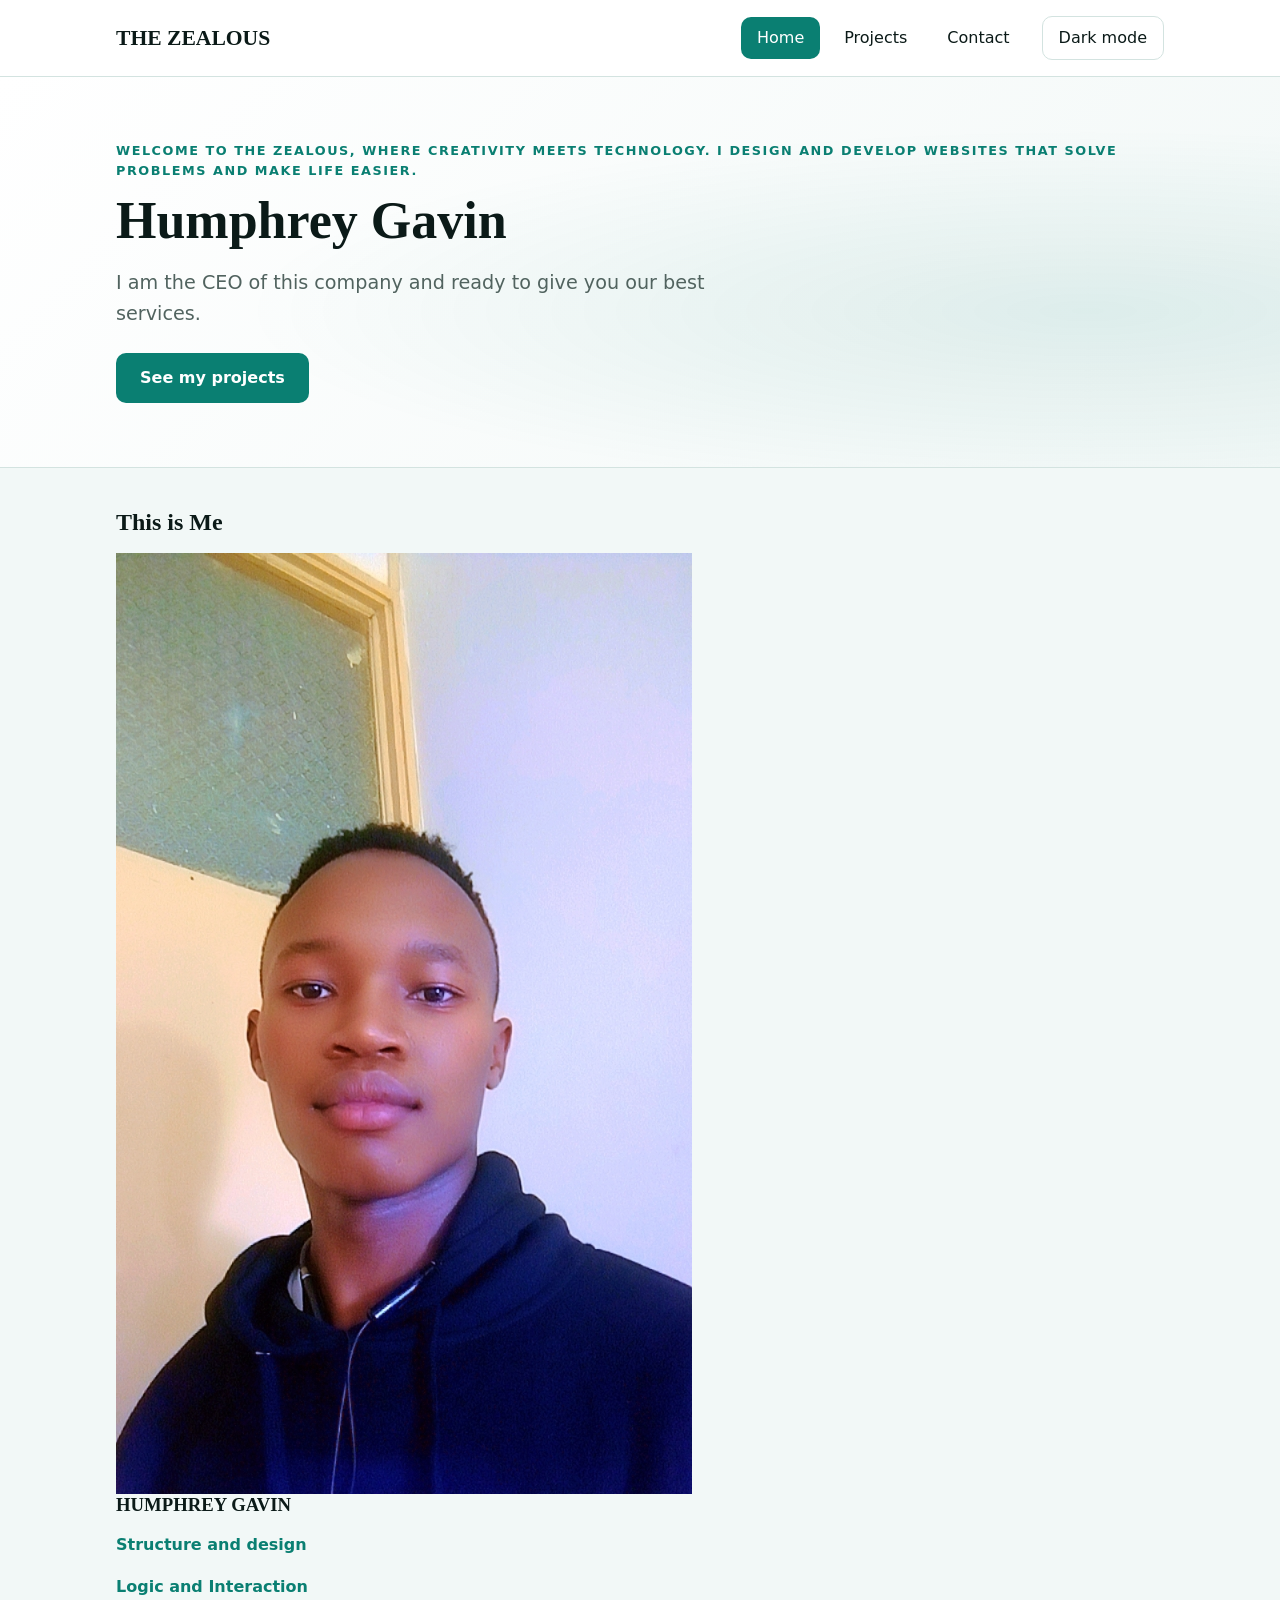
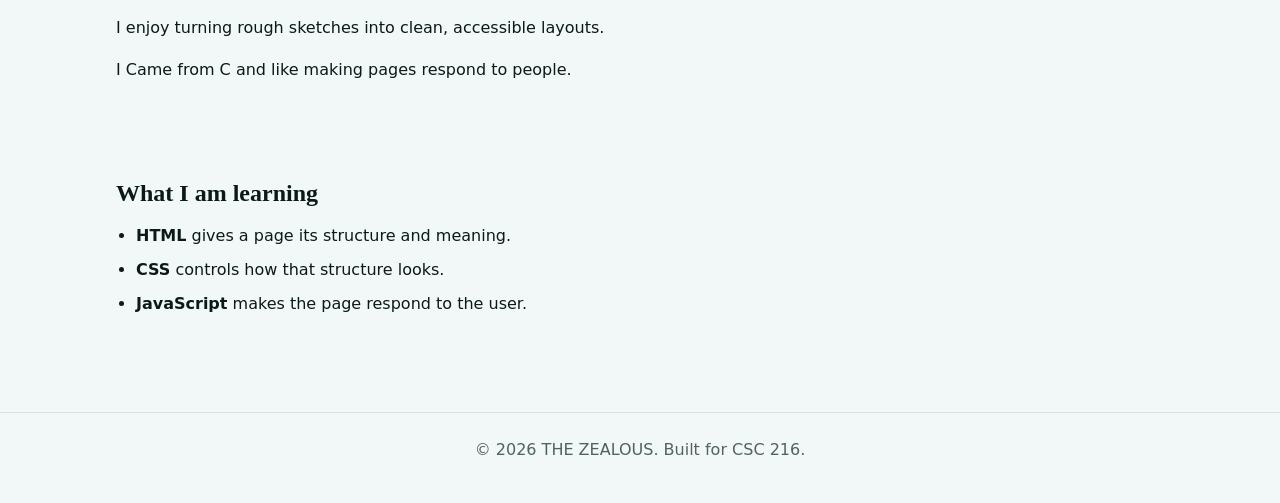
<file: index.html>
<!DOCTYPE html>
<html lang="en">
<head>
  <meta charset="UTF-8">
  <meta name="viewport" content="width=device-width, initial-scale=1.0">
  <meta name="description" content="MY tHE ZEALOUS: a CSC 216 web development Individual.">
  <title>THE ZEALOUS</title>
  <link rel="stylesheet" href="css/styles.css">
  <script src="js/script.js" defer></script>
</head>
<body>
  <a class="skip-link" href="#main">Skip to main content</a>

  <header class="site-header">
    <div class="container header-inner">
      <a class="logo" href="index.html">THE ZEALOUS</a>
      <button class="nav-toggle" type="button" aria-expanded="false" aria-controls="site-nav">Menu</button>
      <nav id="site-nav" class="site-nav" aria-label="Main">
        <ul>
          <li><a href="index.html" aria-current="page">Home</a></li>
          <li><a href="projects.html">Projects</a></li>
          <li><a href="contact.html">Contact</a></li>
        </ul>
      </nav>
      <button class="theme-toggle" type="button" aria-pressed="false">Dark mode</button>
    </div>
  </header>

  <main id="main">
    <section class="hero">
      <div class="container">
        <p class="eyebrow">Welcome to THE ZEALOUS, where creativity meets technology. I design and develop websites that solve problems and make life easier.</p>
        <h1>Humphrey Gavin</h1>
        <p class="lead">I am the CEO of this company and ready to give you our best services.</p>
        <a class="button" href="projects.html">See my projects</a>
      </div>
    </section>

    <section class="container section" aria-labelledby="team-heading">
      <h2 id="team-heading">This is Me</h2>
      <div class="team-grid">
        <article claimages/css="card">
          <img src="images/Gavin.jpeg" alt="Humphrey Gavin" class="profile-img">
          <h3>HUMPHREY GAVIN</h3>
          <p class="role">Structure and design</p>
          <p class="role">Logic and Interaction</p>
          <p>I enjoy turning rough sketches into clean, accessible layouts.</p>
          <p>I Came from C and like making pages respond to people.</p>
        </article>
      </div>
    </section>

    <section class="container section" aria-labelledby="learning-heading">
      <h2 id="learning-heading">What I am learning</h2>
      <ul class="skill-list">
        <li><strong>HTML</strong> gives a page its structure and meaning.</li>
        <li><strong>CSS</strong> controls how that structure looks.</li>
        <li><strong>JavaScript</strong> makes the page respond to the user.</li>
      </ul>
    </section>
  </main>

  <footer class="site-footer">
    <div class="container">
      <p>© <span id="year">2026</span> THE ZEALOUS. Built for CSC 216.</p>
    </div>
  </footer>
</body>
</html>
</file>
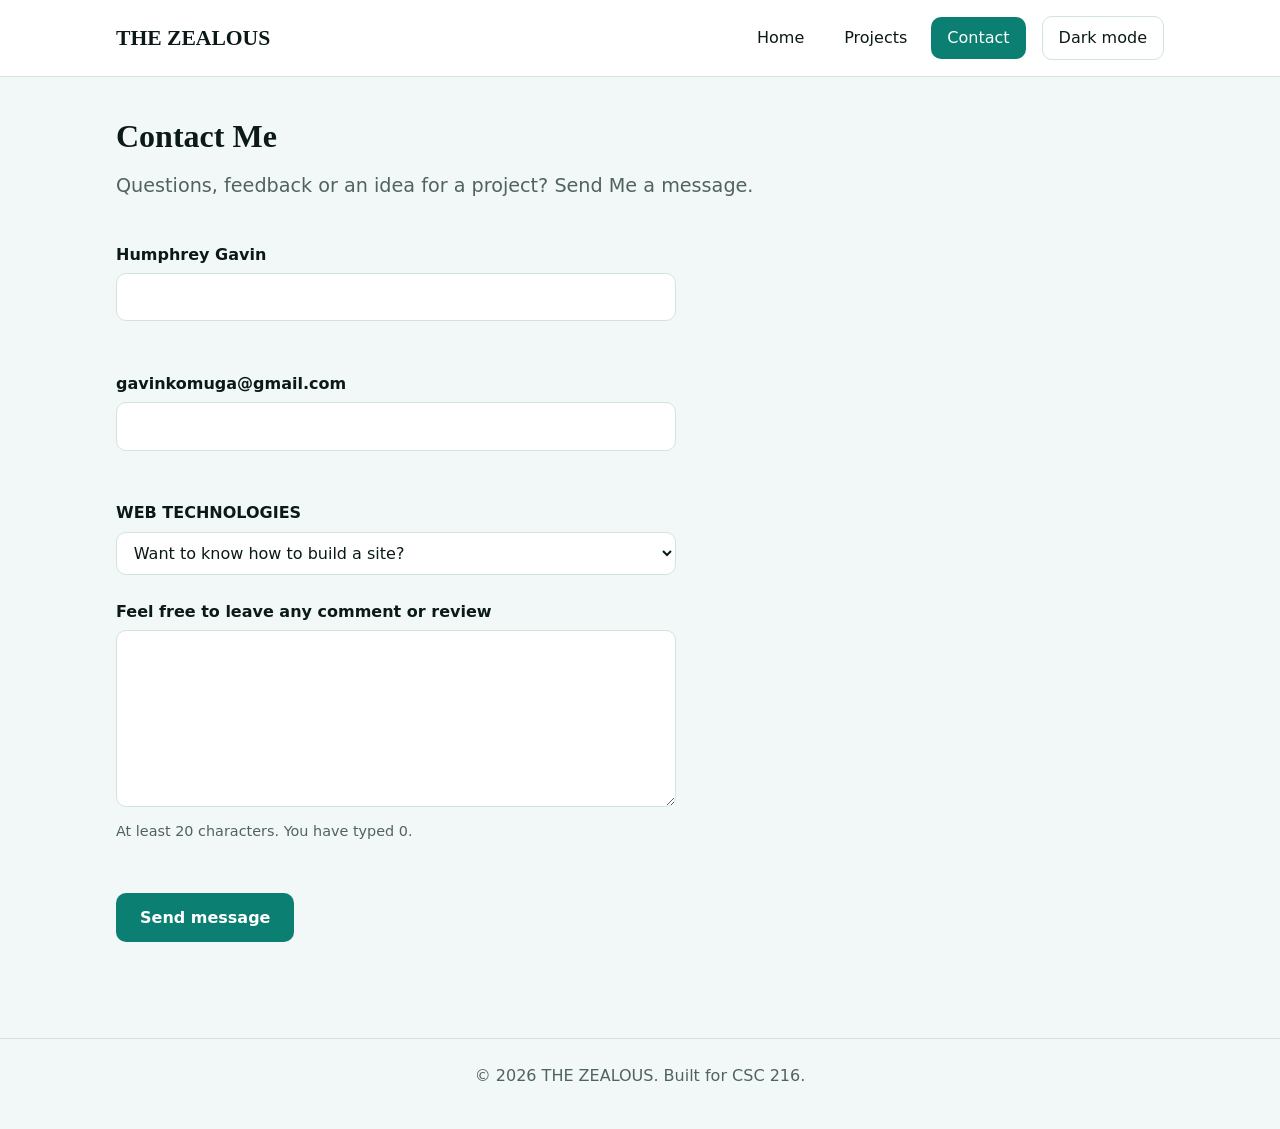
<file: contact.html>
<!DOCTYPE html>
<html lang="en">
<head>
  <meta charset="UTF-8">
  <meta name="viewport" content="width=device-width, initial-scale=1.0">
  <meta name="description" content="Send a message to THE ZEALOUS.">
  <title>THE ZEALOUS</title>
  <link rel="stylesheet" href="css/styles.css">
  <script src="js/script.js" defer></script>
</head>
<body>
  <a class="skip-link" href="#main">Skip to main content</a>

  <header class="site-header">
    <div class="container header-inner">
      <a class="logo" href="index.html">THE ZEALOUS</a>
      <button class="nav-toggle" type="button" aria-expanded="false" aria-controls="site-nav">Menu</button>
      <nav id="site-nav" class="site-nav" aria-label="Main">
        <ul>
          <li><a href="index.html">Home</a></li>
          <li><a href="projects.html">Projects</a></li>
          <li><a href="contact.html" aria-current="page">Contact</a></li>
        </ul>
      </nav>
      <button class="theme-toggle" type="button" aria-pressed="false">Dark mode</button>
    </div>
  </header>

  <main id="main" class="container">
    <header class="page-header">
      <h1>Contact Me</h1>
      <p class="lead">Questions, feedback or an idea for a project? Send Me a message.</p>
    </header>

    <form id="contact-form" class="contact-form" novalidate>
      <div class="field">
        <label for="name">Humphrey Gavin</label>
        <input type="text" id="name" name="name" autocomplete="name" required aria-describedby="name-error">
        <p class="error" id="name-error"></p>
      </div>

      <div class="field">
        <label for="email">gavinkomuga@gmail.com</label>
        <input type="email" id="email" name="email" autocomplete="email" required aria-describedby="email-error">
        <p class="error" id="email-error"></p>
      </div>

      <div class="field">
        <label for="topic">WEB TECHNOLOGIES</label>
        <select id="topic" name="topic">
          <option value="general">Want to know how to build  a site?</option>
          <option value="collaboration">By Myself</option>
          <option value="feedback">Feedback on my site</option>
        </select>
      </div>

      <div class="field">
        <label for="message">Feel free to leave any comment or review</label>
        <textarea id="message" name="message" rows="6" required minlength="20" aria-describedby="message-hint message-error"></textarea>
        <p class="hint" id="message-hint">At least 20 characters. You have typed <span id="char-count">0</span>.</p>
        <p class="error" id="message-error"></p>
      </div>

      <button class="button" type="submit">Send message</button>
      <p id="form-status" class="form-status" role="status"></p>
    </form>
  </main>

  <footer class="site-footer">
    <div class="container">
      <p>© <span id="year">2026</span> THE ZEALOUS. Built for CSC 216.</p>
    </div>
  </footer>
</body>
</html>
</file>
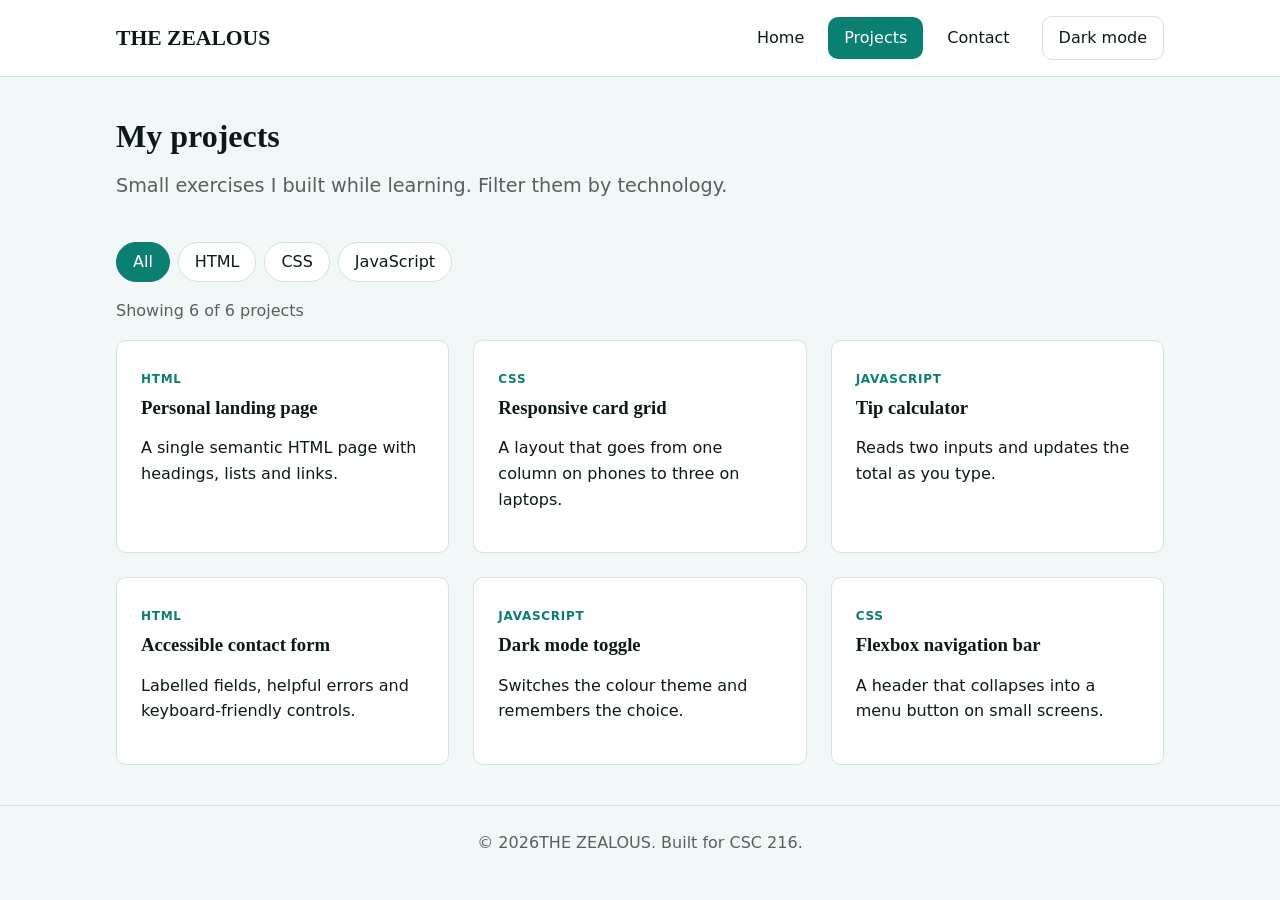
<file: projects.html>
<!DOCTYPE html>
<html lang="en">
<head>
  <meta charset="UTF-8">
  <meta name="viewport" content="width=device-width, initial-scale=1.0">
  <meta name="description" content="Projects built by THE ZEALOUS while learning web development.">
  <title>THE ZEALOUS</title>
  <link rel="stylesheet" href="css/styles.css">
  <script src="js/script.js" defer></script>
</head>
<body>
  <a class="skip-link" href="#main">Skip to main content</a>

  <header class="site-header">
    <div class="container header-inner">
      <a class="logo" href="index.html">THE ZEALOUS</a>
      <button class="nav-toggle" type="button" aria-expanded="false" aria-controls="site-nav">Menu</button>
      <nav id="site-nav" class="site-nav" aria-label="Main">
        <ul>
          <li><a href="index.html">Home</a></li>
          <li><a href="projects.html" aria-current="page">Projects</a></li>
          <li><a href="contact.html">Contact</a></li>
        </ul>
      </nav>
      <button class="theme-toggle" type="button" aria-pressed="false">Dark mode</button>
    </div>
  </header>

  <main id="main" class="container">
    <header class="page-header">
      <h1>My projects</h1>
      <p class="lead">Small exercises I built while learning. Filter them by technology.</p>
    </header>

    <div class="filters" role="group" aria-label="Filter projects by technology">
      <button class="filter-btn" type="button" data-filter="all" aria-pressed="true">All</button>
      <button class="filter-btn" type="button" data-filter="html" aria-pressed="false">HTML</button>
      <button class="filter-btn" type="button" data-filter="css" aria-pressed="false">CSS</button>
      <button class="filter-btn" type="button" data-filter="js" aria-pressed="false">JavaScript</button>
    </div>

    <p id="project-count" class="project-count" aria-live="polite"></p>
    <div id="project-list" class="project-grid"></div>

    <noscript>
      <p>Turn on JavaScript to see the project list.</p>
    </noscript>
  </main>

  <footer class="site-footer">
    <div class="container">
      <p>© <span id="year">2026</span>THE ZEALOUS. Built for CSC 216.</p>
    </div>
  </footer>
</body>
</html>
</file>
<file: css/styles.css>
/* ---------- 1. Design tokens ---------- */
/* Light mode: mint-tinted variant of the same teal palette */
:root {
  --color-bg: #f2f8f7;
  --color-surface: #ffffff;
  --color-text: #0b1a18;
  --color-muted: #51635f;
  --color-primary: #0a7f72;
  --color-primary-dark: #075f56;
  --color-on-primary: #ffffff;
  --color-border: #d3e3e0;
  --color-error: #b3261e;
  --color-success: #1e7b3a;
  --color-glow: rgba(10, 127, 114, 0.10);

  --font-body: system-ui, -apple-system, "Segoe UI", Roboto, Arial, sans-serif;
  --font-heading: Georgia, "Times New Roman", serif;

  --space-1: 0.5rem;
  --space-2: 1rem;
  --space-3: 1.5rem;
  --space-4: 2.5rem;
  --space-5: 4rem;

  --radius: 10px;
  --max-width: 1080px;
}

/* Dark mode: matches the screenshot (near-black green background, glowing teal accent) */
body.dark {
  --color-bg: #060d0c;
  --color-surface: #0b1514;
  --color-text: #e8f1ef;
  --color-muted: #8b9c98;
  --color-primary: #2fd4bd;
  --color-primary-dark: #7ae8d6;
  --color-on-primary: #03110f;
  --color-border: #17302c;
  --color-error: #ff7b72;
  --color-success: #3ddc97;
  --color-glow: rgba(47, 212, 189, 0.16);
  color-scheme: dark;
}
/* ---------- 2. Base and reset ---------- */
*,
*::before,
*::after {
  box-sizing: border-box;
}

body {
  margin: 0;
  font-family: var(--font-body);
  font-size: 1rem;
  line-height: 1.6;
  color: var(--color-text);
  background-color: var(--color-bg);
  transition: background-color 0.3s ease, color 0.3s ease;
}

h1,
h2,
h3 {
  font-family: var(--font-heading);
  line-height: 1.2;
  margin: 0 0 var(--space-2);
}

p {
  margin: 0 0 var(--space-2);
}

a {
  color: var(--color-primary);
}

a:hover {
  color: var(--color-primary-dark);
}

img {
  max-width: 100%;
  display: block;
}

:focus-visible {
  outline: 3px solid var(--color-primary);
  outline-offset: 3px;
}
/* ---------- 3. Layout helpers ---------- */
.container {
  width: 100%;
  max-width: var(--max-width);
  margin-inline: auto;
  padding-inline: var(--space-2);
}

.section {
  padding-block: var(--space-4);
}

.skip-link {
  position: absolute;
  top: -4rem;
  left: var(--space-2);
  z-index: 100;
  padding: var(--space-1) var(--space-2);
  border-radius: var(--radius);
  background-color: var(--color-primary);
  color: var(--color-on-primary);
}

.skip-link:focus {
  top: var(--space-2);
}
/* ---------- 4. Header and navigation ---------- */
.site-header {
  position: sticky;
  top: 0;
  z-index: 10;
  background-color: var(--color-surface);
  border-bottom: 1px solid var(--color-border);
}

.header-inner {
  display: flex;
  flex-wrap: wrap;
  align-items: center;
  gap: var(--space-2);
  padding-block: var(--space-2);
}

.logo {
  margin-right: auto;
  font-family: var(--font-heading);
  font-size: 1.35rem;
  font-weight: 700;
  color: var(--color-text);
  text-decoration: none;
}

.site-nav ul {
  display: flex;
  gap: var(--space-1);
  margin: 0;
  padding: 0;
  list-style: none;
}

.site-nav a {
  display: block;
  padding: var(--space-1) var(--space-2);
  border-radius: var(--radius);
  color: var(--color-text);
  font-weight: 500;
  text-decoration: none;
}

.site-nav a:hover {
  background-color: var(--color-bg);
}

.site-nav a[aria-current="page"] {
  background-color: var(--color-primary);
  color: var(--color-on-primary);
}

.nav-toggle,
.theme-toggle {
  padding: var(--space-1) var(--space-2);
  border: 1px solid var(--color-border);
  border-radius: var(--radius);
  background-color: transparent;
  color: var(--color-text);
  font: inherit;
  cursor: pointer;
}

.theme-toggle[aria-pressed="true"] {
  border-color: var(--color-primary);
  color: var(--color-primary);
}

.nav-toggle {
  display: none;
}
/* ---------- 5. Buttons and hero ---------- */
.button {
  display: inline-block;
  padding: 0.75rem 1.5rem;
  border: none;
  border-radius: var(--radius);
  background-color: var(--color-primary);
  color: var(--color-on-primary);
  font: inherit;
  font-weight: 600;
  text-decoration: none;
  cursor: pointer;
  transition: background-color 0.2s ease, transform 0.2s ease;
}

.button:hover {
  background-color: var(--color-primary-dark);
  color: var(--color-on-primary);
  transform: translateY(-2px);
}

.hero {
  padding-block: var(--space-5);
  background:
    radial-gradient(ellipse at 85% 60%, var(--color-glow), transparent 55%),
    linear-gradient(135deg, var(--color-surface), var(--color-bg));
  border-bottom: 1px solid var(--color-border);
}

.hero h1 {
  max-width: 18ch;
  font-size: clamp(2rem, 5vw, 3.25rem);
}

.eyebrow {
  margin-bottom: var(--space-1);
  color: var(--color-primary);
  font-size: 0.8rem;
  font-weight: 700;
  letter-spacing: 0.12em;
  text-transform: uppercase;
}

.lead {
  max-width: 55ch;
  margin-bottom: var(--space-3);
  color: var(--color-muted);
  font-size: 1.2rem;
}

.page-header {
  padding-block: var(--space-4) var(--space-2);
}
/* ---------- 6. Cards and grids ---------- */
.team-grid,
.project-grid {
  display: grid;
  grid-template-columns: repeat(auto-fit, minmax(260px, 1fr));
  gap: var(--space-3);
}

.card {
  padding: var(--space-3);
  border: 1px solid var(--color-border);
  border-radius: var(--radius);
  background-color: var(--color-surface);
}

.avatar {
  display: grid;
  place-items: center;
  width: 64px;
  height: 64px;
  margin-bottom: var(--space-2);
  border-radius: 50%;
  background-color: var(--color-primary);
  color: var(--color-on-primary);
  font-size: 1.25rem;
  font-weight: 700;
}

.role {
  color: var(--color-primary);
  font-weight: 600;
}

.skill-list {
  padding-left: 1.25rem;
}

.skill-list li {
  margin-bottom: var(--space-1);
}
/* ---------- 7. Projects page ---------- */
.filters {
  display: flex;
  flex-wrap: wrap;
  gap: var(--space-1);
  margin-bottom: var(--space-2);
}

.filter-btn {
  padding: 0.4rem 1rem;
  border: 1px solid var(--color-border);
  border-radius: 999px;
  background-color: var(--color-surface);
  color: var(--color-text);
  font: inherit;
  cursor: pointer;
}

.filter-btn[aria-pressed="true"] {
  border-color: var(--color-primary);
  background-color: var(--color-primary);
  color: var(--color-on-primary);
}

.project-count {
  color: var(--color-muted);
}

.tag {
  display: inline-block;
  margin-bottom: var(--space-1);
  color: var(--color-primary);
  font-size: 0.75rem;
  font-weight: 700;
  letter-spacing: 0.06em;
  text-transform: uppercase;
}

/* ---------- 8. Contact form ---------- */
.contact-form {
  max-width: 560px;
  padding-bottom: var(--space-4);
}

.field {
  margin-bottom: var(--space-3);
}

label {
  display: block;
  margin-bottom: 0.35rem;
  font-weight: 600;
}

input,
select,
textarea {
  width: 100%;
  padding: 0.65rem 0.8rem;
  border: 1px solid var(--color-border);
  border-radius: var(--radius);
  background-color: var(--color-surface);
  color: var(--color-text);
  font: inherit;
}

input:focus,
select:focus,
textarea:focus {
  border-color: var(--color-primary);
}

input[aria-invalid="true"],
textarea[aria-invalid="true"] {
  border-color: var(--color-error);
}

.hint,
.error {
  margin: 0.35rem 0 0;
  font-size: 0.9rem;
}

.hint {
  color: var(--color-muted);
}

.error {
  min-height: 1.4em;
  color: var(--color-error);
}

.form-status {
  margin-top: var(--space-2);
  color: var(--color-success);
  font-weight: 600;
}
/* ---------- 9. Footer ---------- */
.site-footer {
  margin-top: var(--space-4);
  padding-block: var(--space-3);
  border-top: 1px solid var(--color-border);
  color: var(--color-muted);
  text-align: center;
}

/* ---------- 10. Small screens ---------- */
@media (max-width: 700px) {
  .nav-toggle {
    display: inline-block;
  }

  .site-nav {
    display: none;
    order: 3;
    width: 100%;
  }

  .site-nav.open {
    display: block;
  }

  .site-nav ul {
    flex-direction: column;
  }

  .section {
    padding-block: var(--space-3);
  }
}

/* ---------- 11. Respect reduced-motion preferences ---------- */
@media (prefers-reduced-motion: reduce) {
  *,
  *::before,
  *::after {
    transition: none !important;
  }
}
</file>
